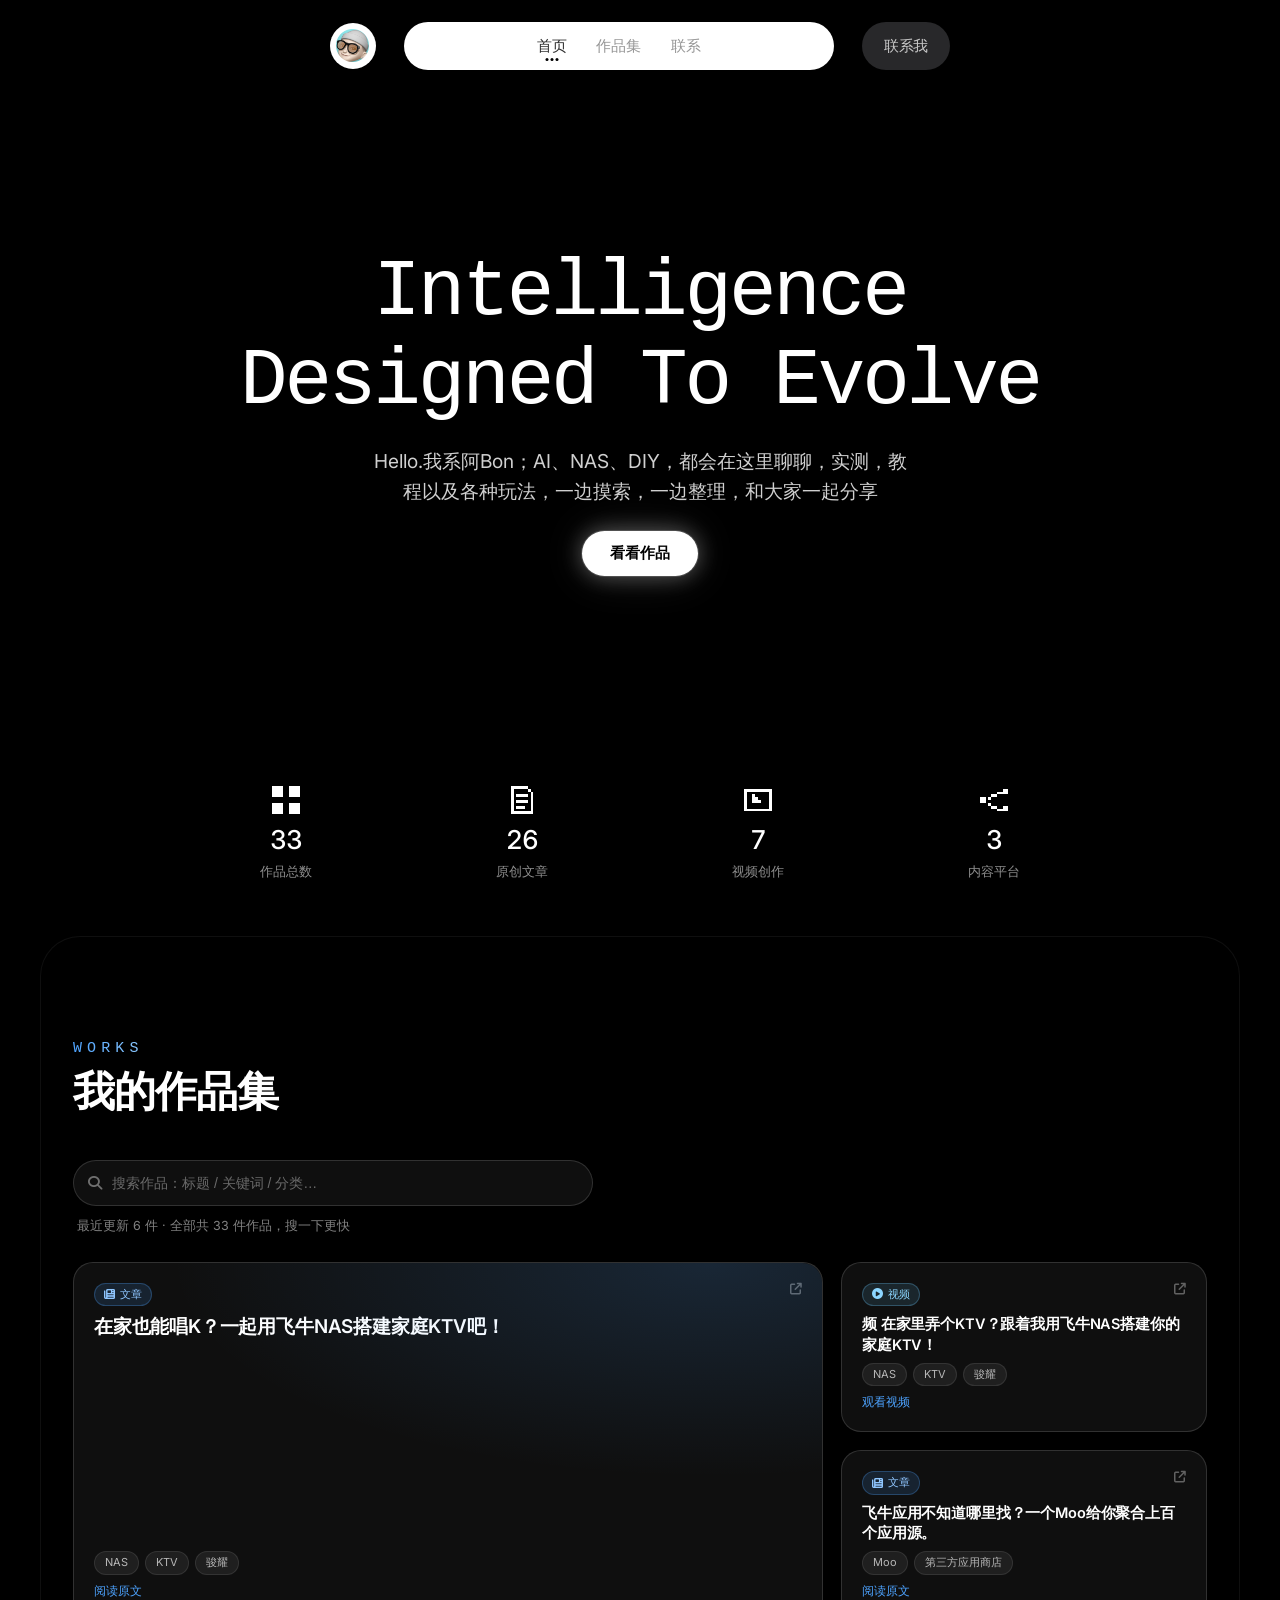
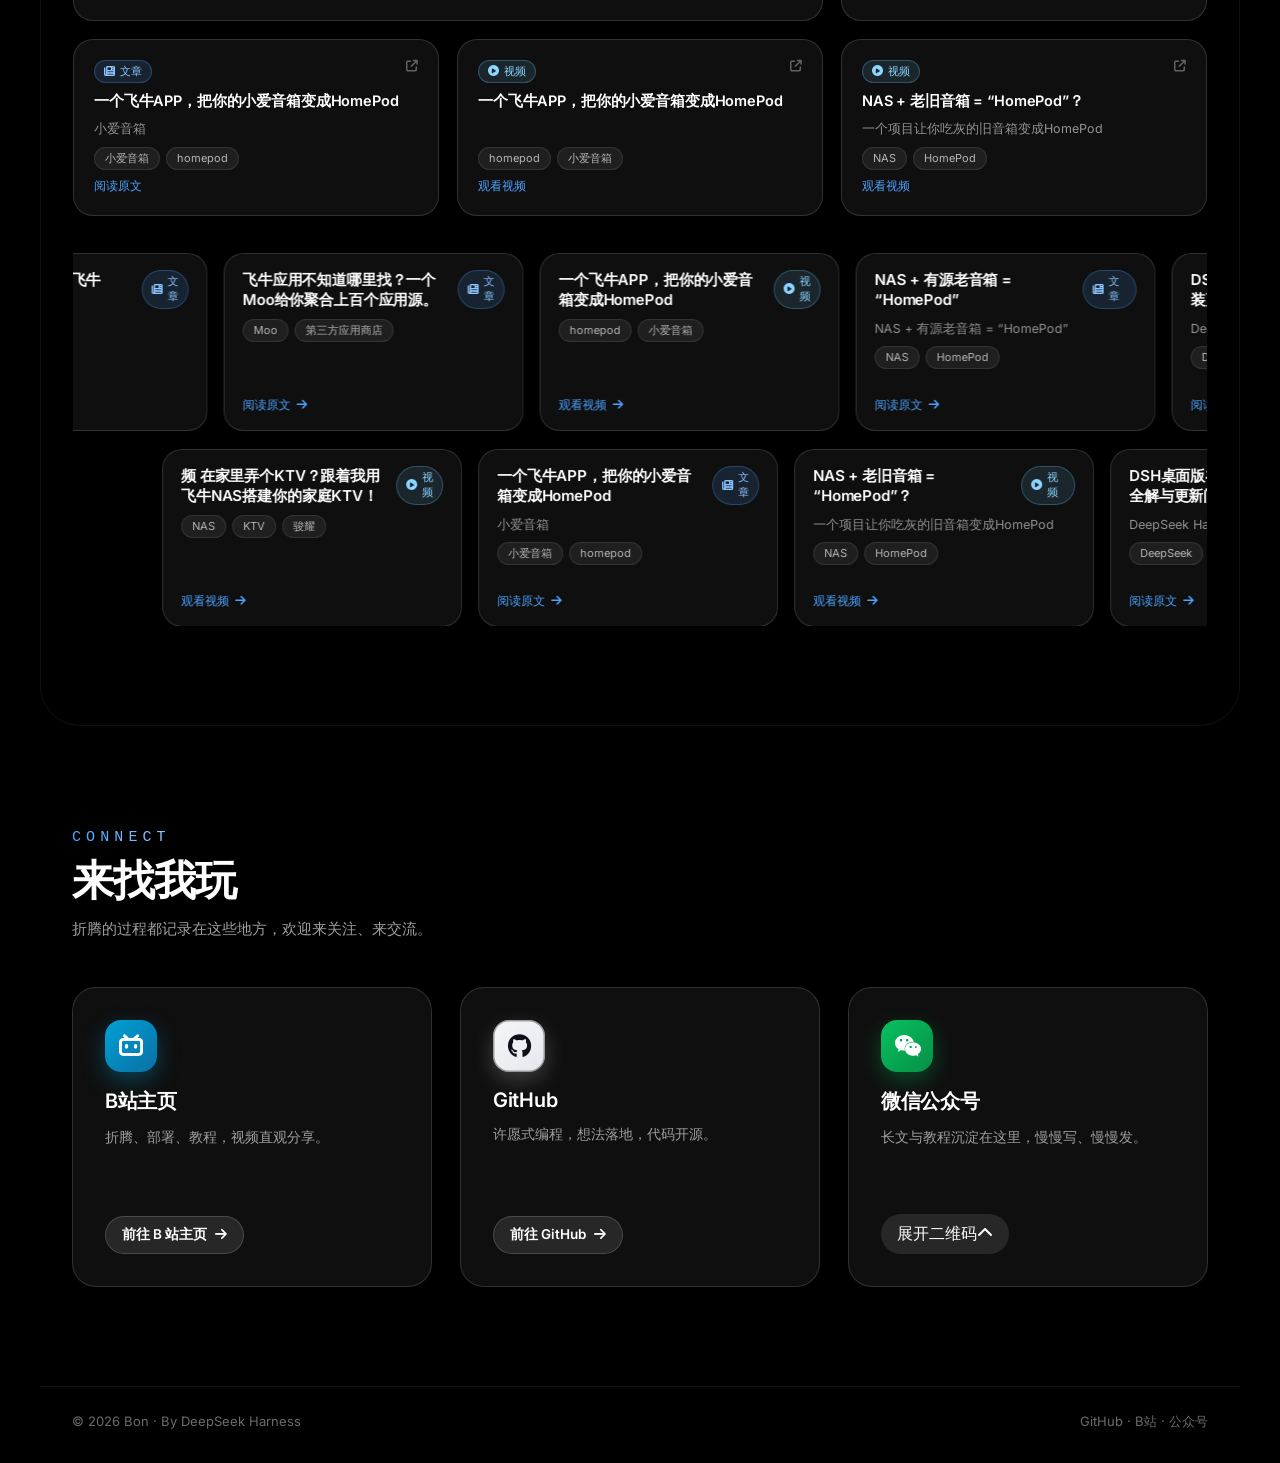
<file: index.html>
<!DOCTYPE html>
<html lang="zh-CN">
<head>
  <meta charset="UTF-8" />
  <meta name="viewport" content="width=device-width, initial-scale=1.0" />
  <title>阿Bon识少少</title>
  <link rel="icon" type="image/svg+xml" href="assets/favicon.svg" />
  <meta name="description" content="阿Bon 的个人主页 —— AI、NAS、DIY 实测、教程与玩法。作品集、B站与公众号。" />
  <meta name="theme-color" content="#000000" />

  <!-- Inter (UI) -->
  <link rel="preconnect" href="https://fonts.googleapis.com" />
  <link rel="preconnect" href="https://fonts.gstatic.com" crossorigin />
  <link
    href="https://fonts.googleapis.com/css2?family=Inter:wght@400;500;600&display=swap"
    rel="stylesheet"
  />

  <!-- BubbledotICG-FinePos (retro dot-matrix display) -->
  <link
    href="https://db.onlinewebfonts.com/c/8cb707a9b8a73f8a7403336b861c3074?family=BubbledotICG-FinePos"
    rel="stylesheet"
  />

  <!-- Font Awesome 6.5.2 -->
  <link
    rel="stylesheet"
    href="https://cdnjs.cloudflare.com/ajax/libs/font-awesome/6.5.2/css/all.min.css"
    integrity="sha512-SnH5WK+bZxgPHs44uWIX+LLJAJ9/2PkPKZ5QiAj6Ta86w+fsb2TkcmfRyVX3pBnMFcV7oQPJkl9QevSCWr3W6A=="
    crossorigin="anonymous"
    referrerpolicy="no-referrer"
  />

  <link rel="stylesheet" href="styles.css?v=202610241910" />
</head>
<body>
  <!-- ============ fixed video background ============ -->
  <div class="bg" aria-hidden="true">
    <video
      class="bg-video"
      autoplay
      muted
      loop
      playsinline
      preload="auto"
    >
      <source
        src="https://d8j0ntlcm91z4.cloudfront.net/user_38xzZboKViGWJOttwIXH07lWA1P/hf_20260809_012548_ef22562c-c0ae-4816-ad9d-f8922af4e6a7.mp4"
        type="video/mp4"
      />
    </video>
    <div class="bg-scrim"></div>
  </div>

  <!-- ============ mobile menu ============ -->
  <div class="menu-overlay" id="menuOverlay" hidden></div>
  <div class="mobile-menu" id="mobileMenu" role="dialog" aria-modal="true" aria-label="站点菜单" hidden>
    <a class="mm-link is-active" href="#top" data-nav="top">首页<span class="mm-dots"></span></a>
    <a class="mm-link" href="#works" data-nav="works">作品集</a>
    <a class="mm-link" href="#connect" data-nav="connect">联系</a>
    <a class="mm-signin" href="#connect">联系我</a>
  </div>

  <!-- ============ first viewport ============ -->
  <main class="page" id="top">
    <header class="site-header anim" style="--d: 0s">
      <a class="logo-btn" href="#top" aria-label="Bon 首页">
        <img src="assets/logo.webp" alt="" width="52" height="52" />
      </a>

      <nav class="nav-pill" aria-label="主导航">
        <a class="nav-link is-active" href="#top" data-nav="top">首页</a>
        <a class="nav-link" href="#works" data-nav="works">作品集</a>
        <a class="nav-link" href="#connect" data-nav="connect">联系</a>
      </nav>

      <a class="sign-in-btn" href="#connect">联系我</a>

      <button
        class="burger"
        id="burger"
        type="button"
        aria-label="打开菜单"
        aria-expanded="false"
        aria-controls="mobileMenu"
      >
        <span class="bar"></span>
        <span class="bar"></span>
        <span class="bar"></span>
      </button>
    </header>

    <section class="hero">
      <h1 class="headline">
        <span class="line line-1">Intelligence</span>
        <span class="line line-2">Designed To Evolve</span>
      </h1>

      <p class="hero-sub anim" style="--d: 0.28s">
        Hello.我系阿Bon；AI、NAS、DIY，都会在这里聊聊，实测，教程以及各种玩法，一边摸索，一边整理，和大家一起分享
      </p>

      <a class="cta anim" href="#works" style="--d: 0.4s">看看作品</a>
    </section>

    <footer class="stats" aria-label="数据概览">
      <div class="stat anim" style="--d: 0.5s">
        <!-- 像素图标：四宫格 = 作品总数 -->
        <svg class="stat-px" viewBox="0 0 12 12" shape-rendering="crispEdges" aria-hidden="true">
          <rect x="1" y="1" width="4" height="4" />
          <rect x="7" y="1" width="4" height="4" />
          <rect x="1" y="7" width="4" height="4" />
          <rect x="7" y="7" width="4" height="4" />
        </svg>
        <span class="stat-value" data-count="0" data-stat="total">0</span>
        <span class="stat-label">作品总数</span>
      </div>
      <div class="stat anim" style="--d: 0.58s">
        <!-- 像素图标：折角文档 = 原创文章 -->
        <svg class="stat-px" viewBox="0 0 12 12" shape-rendering="crispEdges" aria-hidden="true">
          <rect x="2" y="1" width="6" height="1" />
          <rect x="8" y="2" width="1" height="1" />
          <rect x="9" y="3" width="1" height="7" />
          <rect x="2" y="10" width="8" height="1" />
          <rect x="2" y="1" width="1" height="10" />
          <rect x="4" y="4" width="4" height="1" />
          <rect x="4" y="6" width="4" height="1" />
          <rect x="4" y="8" width="3" height="1" />
        </svg>
        <span class="stat-value" data-count="0" data-stat="article">0</span>
        <span class="stat-label">原创文章</span>
      </div>
      <div class="stat anim" style="--d: 0.66s">
        <!-- 像素图标：取景框+播放三角 = 视频创作 -->
        <svg class="stat-px" viewBox="0 0 12 12" shape-rendering="crispEdges" aria-hidden="true">
          <rect x="1" y="2" width="10" height="1" />
          <rect x="1" y="9" width="10" height="1" />
          <rect x="1" y="2" width="1" height="8" />
          <rect x="10" y="2" width="1" height="8" />
          <rect x="4" y="4" width="1" height="3" />
          <rect x="5" y="5" width="1" height="2" />
          <rect x="6" y="6" width="1" height="1" />
        </svg>
        <span class="stat-value" data-count="0" data-stat="video">0</span>
        <span class="stat-label">视频创作</span>
      </div>
      <div class="stat anim" style="--d: 0.74s">
        <!-- 像素图标：三节点互联 = 内容平台 -->
        <svg class="stat-px" viewBox="0 0 12 12" shape-rendering="crispEdges" aria-hidden="true">
          <rect x="1" y="5" width="2" height="2" />
          <rect x="9" y="2" width="2" height="2" />
          <rect x="9" y="8" width="2" height="2" />
          <rect x="4" y="5" width="1" height="1" />
          <rect x="5" y="4" width="1" height="1" />
          <rect x="6" y="4" width="1" height="1" />
          <rect x="7" y="3" width="1" height="1" />
          <rect x="8" y="3" width="1" height="1" />
          <rect x="4" y="7" width="1" height="1" />
          <rect x="5" y="8" width="1" height="1" />
          <rect x="6" y="8" width="1" height="1" />
          <rect x="7" y="9" width="1" height="1" />
          <rect x="8" y="9" width="1" height="1" />
        </svg>
        <span class="stat-value" data-count="0" data-stat="platform">0</span>
        <span class="stat-label">内容平台</span>
      </div>
    </footer>
  </main>

  <!-- ============ works: 便当盒最近更新 + 站内搜索 ============ -->
  <section class="works" id="works">
    <header class="section-head r" id="about" style="--d: 0s">
      <span class="eyebrow">WORKS</span>
      <h2>我的作品集</h2>
    </header>

    <!-- 搜索框 -->
    <div class="search-wrap r" style="--d: 0.1s">
      <div class="search-box" id="searchBox">
        <i class="fa-solid fa-magnifying-glass"></i>
        <input
          id="worksSearch"
          type="text"
          placeholder="搜索作品：标题 / 关键词 / 分类…"
          aria-label="搜索作品"
          autocomplete="off"
          spellcheck="false"
        />
        <button id="searchClear" type="button" aria-label="清空搜索">
          <i class="fa-solid fa-circle-xmark"></i>
        </button>
      </div>
      <p class="search-meta" id="searchMeta"></p>
    </div>

    <!-- 便当盒：最近更新 6 张（搜索时替换为普通卡片结果网格） -->
    <div class="bento-wrap r" style="--d: 0.2s">
      <div class="bento-grid" id="bentoGrid"></div>

      <!-- 搜索结果：普通小卡片（非便当盒） -->
      <div class="search-results" id="searchResults" hidden></div>

      <!-- 空态（仅在搜索后无匹配时显示） -->
      <div class="bento-empty" id="bentoEmpty" hidden>
        <i class="fa-regular fa-face-frown-open"></i>
        <p>没有找到匹配的作品</p>
        <p class="be-sub">换个关键词试试，或者</p>
        <button id="emptyReset" type="button">清空搜索</button>
      </div>
    </div>

    <!-- 错位滚动带：全部作品的流动展示（由 main.js 渲染） -->
    <div class="cards-marquee r" id="cardsMarquee" style="--d: 0.3s">
      <div class="marquee-row" data-dir="-1"><div class="marquee-track"></div></div>
      <div class="marquee-row stagger" data-dir="1"><div class="marquee-track"></div></div>
    </div>
  </section>

  <!-- ============ connect: bilibili + github + wechat ============ -->
  <section class="connect" id="connect">
    <header class="section-head r" style="--d: 0s">
      <span class="eyebrow">CONNECT</span>
      <h2>来找我玩</h2>
      <p>折腾的过程都记录在这些地方，欢迎来关注、来交流。</p>
    </header>

    <div class="connect-grid">
      <a
        class="connect-card r bilibili"
        style="--d: 0.08s"
        href="https://space.bilibili.com/277640994"
        target="_blank"
        rel="noopener"
      >
        <span class="cc-icon"><i class="fa-brands fa-bilibili"></i></span>
        <h3>B站主页</h3>
        <p>折腾、部署、教程，视频直观分享。</p>
        <span class="cc-btn">前往 B 站主页<i class="fa-solid fa-arrow-right"></i></span>
      </a>

      <a
        class="connect-card r github"
        style="--d: 0.14s"
        href="https://github.com/aBon579"
        target="_blank"
        rel="noopener"
      >
        <span class="cc-icon"><i class="fa-brands fa-github"></i></span>
        <h3>GitHub</h3>
        <p>许愿式编程，想法落地，代码开源。</p>
        <span class="cc-btn">前往 GitHub<i class="fa-solid fa-arrow-right"></i></span>
      </a>

      <!-- 公众号：默认收起，点击展开二维码（毛玻璃装裱） -->
      <div class="connect-card r wechat" id="wechatCard" style="--d: 0.2s">
        <span class="cc-icon"><i class="fa-brands fa-weixin"></i></span>
        <h3>微信公众号</h3>
        <p>长文与教程沉淀在这里，慢慢写、慢慢发。</p>
        <div class="cc-qr" aria-hidden="true">
          <div class="qr-frame">
            <img src="assets/wechat-qr.jpg" alt="微信公众号二维码" loading="lazy" />
          </div>
          <p class="qr-hint"><span>微信扫码</span><span>关注公众号</span></p>
        </div>
        <button class="cc-btn cc-toggle" id="qrToggle" type="button" aria-expanded="false">
          <span class="ct-label-closed">展开二维码<i class="fa-solid fa-chevron-up"></i></span>
          <span class="ct-label-open">收起二维码<i class="fa-solid fa-chevron-down"></i></span>
        </button>
      </div>
    </div>
  </section>

  <footer class="site-footer">
    <span>© 2026 Bon · By DeepSeek Harness</span>
    <span class="sf-links">GitHub · B站 · 公众号</span>
  </footer>

  <script src="works-data.js?v=202610241910"></script>
  <script src="main.js?v=202610241910"></script>
</body>
</html>
</file>
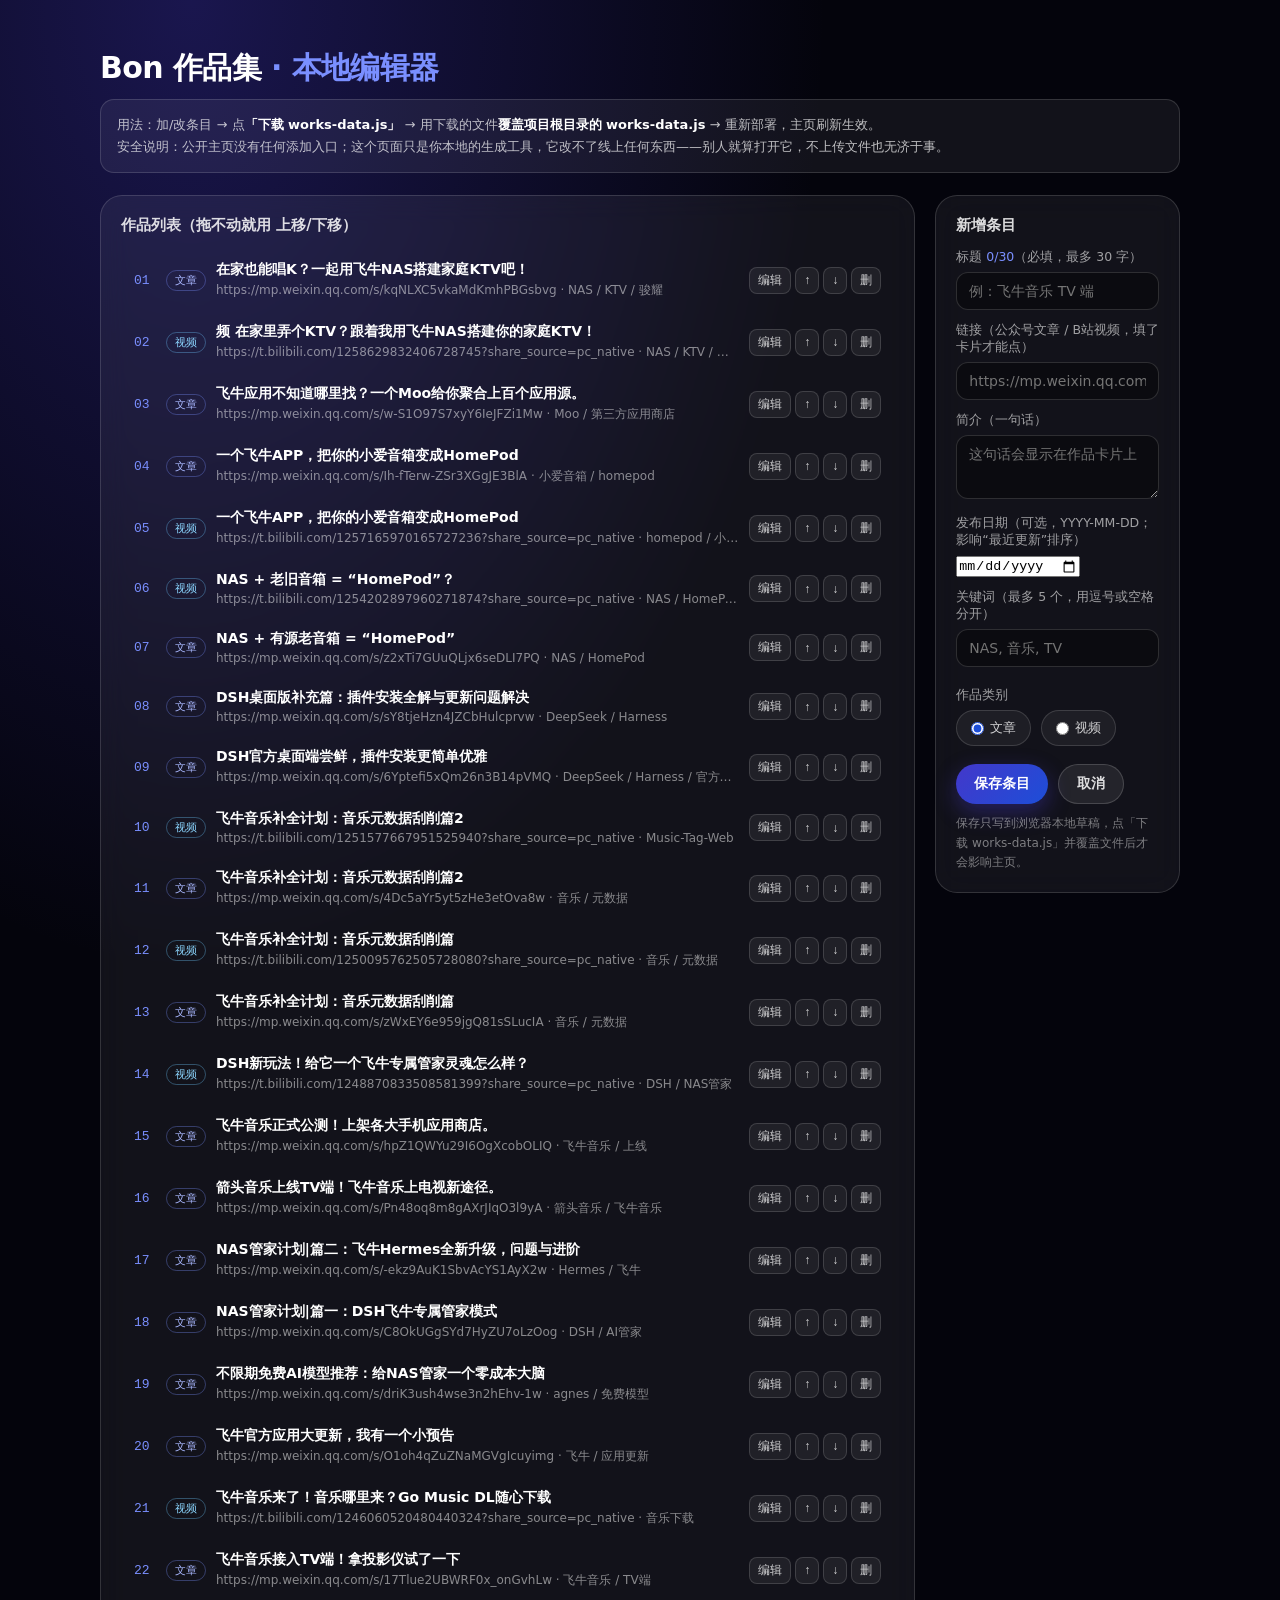
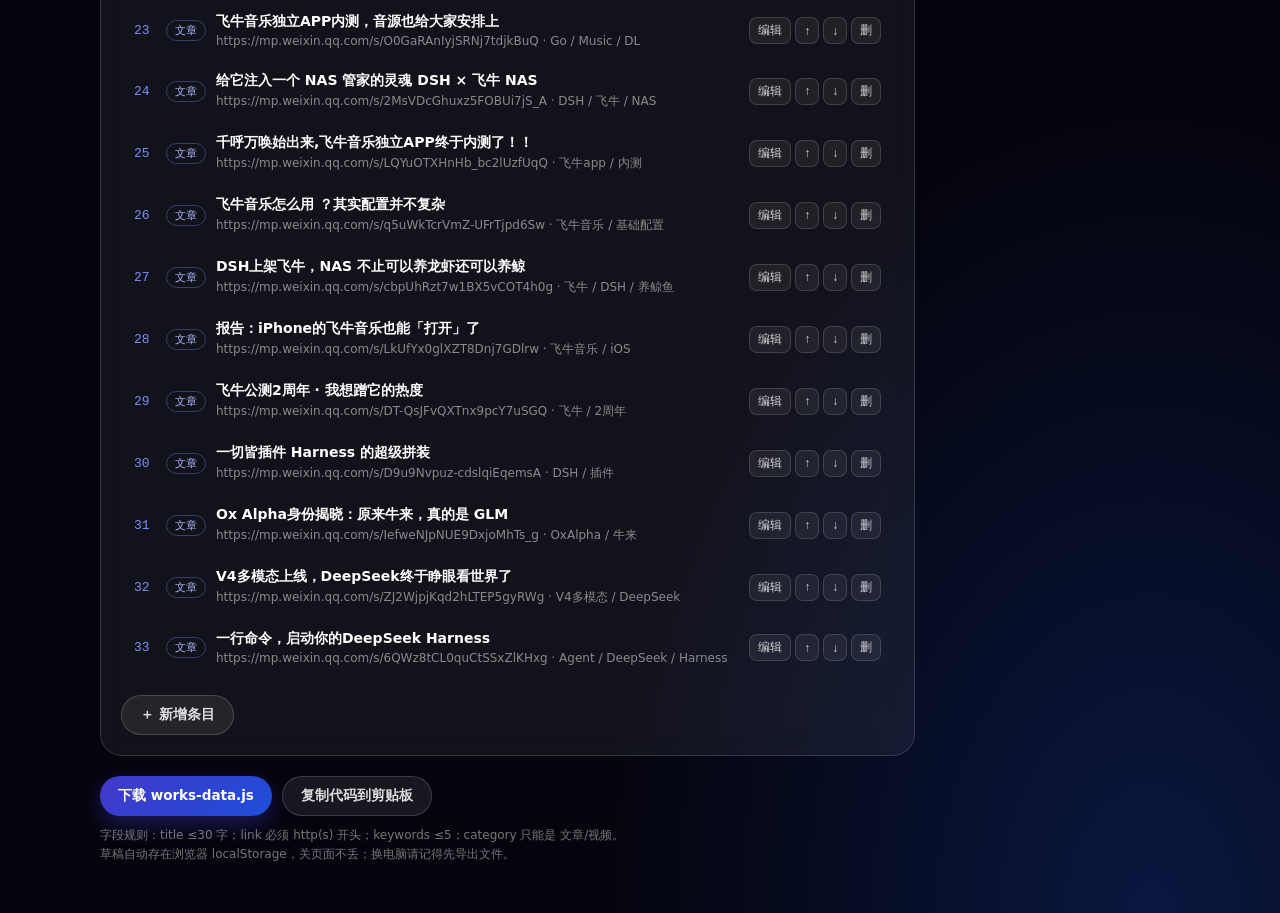
<file: admin.html>
<!DOCTYPE html>
<html lang="zh-CN">
<head>
<meta charset="UTF-8" />
<meta name="viewport" content="width=device-width, initial-scale=1.0" />
<title>Bon 作品集 · 本地编辑器</title>
<style>
  :root {
    --blue-1: #4338ca;
    --blue-2: #1d4ed8;
    --blue-soft: #7a8fff;
    --glass: rgba(255, 255, 255, 0.06);
    --glass-border: rgba(255, 255, 255, 0.14);
  }
  * { box-sizing: border-box; margin: 0; padding: 0; }
  body {
    min-height: 100vh;
    background:
      radial-gradient(90% 70% at 15% 0%, rgba(67, 56, 202, 0.35), transparent 55%),
      radial-gradient(80% 60% at 90% 100%, rgba(29, 78, 216, 0.25), transparent 55%),
      #04040c;
    color: #fff;
    font-family: "Inter", "Segoe UI", "Microsoft YaHei", system-ui, sans-serif;
    padding: clamp(20px, 4vw, 48px);
    -webkit-font-smoothing: antialiased;
  }
  .wrap { max-width: 1080px; margin: 0 auto; }
  h1 { font-size: clamp(22px, 3vw, 30px); letter-spacing: -0.02em; }
  h1 span { color: var(--blue-soft); }
  .note {
    margin-top: 10px;
    padding: 14px 16px;
    border-radius: 14px;
    background: var(--glass);
    border: 1px solid var(--glass-border);
    color: rgba(255, 255, 255, 0.72);
    font-size: 13px;
    line-height: 1.7;
  }
  .note b { color: #fff; }
  .draft-bar {
    margin-top: 12px;
    display: none;
    align-items: center;
    gap: 12px;
    flex-wrap: wrap;
    padding: 12px 16px;
    border-radius: 14px;
    background: rgba(67, 56, 202, 0.25);
    border: 1px solid rgba(122, 143, 255, 0.4);
    font-size: 13px;
  }
  .draft-bar.show { display: flex; }
  .grid {
    margin-top: 22px;
    display: grid;
    grid-template-columns: 1.1fr 1fr;
    gap: 20px;
    align-items: start;
  }
  @media (max-width: 860px) { .grid { grid-template-columns: 1fr; } }
  .panel {
    background: var(--glass);
    border: 1px solid var(--glass-border);
    border-radius: 22px;
    padding: 20px;
    backdrop-filter: blur(14px);
    -webkit-backdrop-filter: blur(14px);
  }
  .panel h2 { font-size: 15px; font-weight: 600; margin-bottom: 14px; color: rgba(255,255,255,0.85); }
  .item {
    display: flex;
    align-items: center;
    gap: 10px;
    padding: 11px 12px;
    border-radius: 14px;
    border: 1px solid transparent;
    transition: background 0.2s ease;
  }
  .item:hover { background: rgba(255, 255, 255, 0.05); }
  .item.editing { background: rgba(67, 56, 202, 0.22); border-color: rgba(122, 143, 255, 0.4); }
  .item .num { font-family: Consolas, monospace; color: var(--blue-soft); font-size: 13px; width: 22px; flex: 0 0 auto; }
  .item .meta { flex: 1 1 auto; min-width: 0; }
  .item .meta .t { font-size: 14px; font-weight: 600; white-space: nowrap; overflow: hidden; text-overflow: ellipsis; }
  .item .meta .s { font-size: 12px; color: rgba(255,255,255,0.5); margin-top: 3px; white-space: nowrap; overflow: hidden; text-overflow: ellipsis; }
  .badge {
    flex: 0 0 auto;
    font-size: 11px;
    padding: 2px 8px;
    border-radius: 999px;
    border: 1px solid rgba(122, 143, 255, 0.35);
    color: #a9b8ff;
  }
  .badge.video { border-color: rgba(110, 200, 255, 0.35); color: #8cd6ff; }
  .badge.nolink { border-color: rgba(255, 255, 255, 0.2); color: rgba(255,255,255,0.45); }
  .ops { flex: 0 0 auto; display: flex; gap: 4px; }
  .ops button {
    border: 1px solid rgba(255,255,255,0.14);
    background: rgba(255,255,255,0.06);
    color: rgba(255,255,255,0.8);
    border-radius: 8px;
    font-size: 12px;
    padding: 4px 8px;
    cursor: pointer;
    transition: background 0.2s ease;
  }
  .ops button:hover { background: rgba(255,255,255,0.14); }
  .ops button.del:hover { background: rgba(220, 60, 60, 0.35); }
  .empty { color: rgba(255,255,255,0.45); font-size: 13px; padding: 10px 4px; }
  label { display: block; font-size: 12.5px; color: rgba(255,255,255,0.6); margin: 12px 0 6px; }
  label .cnt { color: var(--blue-soft); }
  input[type="text"], input[type="url"], textarea {
    width: 100%;
    background: rgba(0, 0, 0, 0.35);
    border: 1px solid rgba(255, 255, 255, 0.14);
    border-radius: 12px;
    color: #fff;
    font: inherit;
    font-size: 14px;
    padding: 10px 12px;
    outline: none;
    transition: border-color 0.2s ease;
  }
  input:focus, textarea:focus { border-color: rgba(122, 143, 255, 0.65); }
  textarea { resize: vertical; min-height: 64px; }
  .radios { display: flex; gap: 10px; }
  .radios label {
    margin: 0;
    display: inline-flex;
    align-items: center;
    gap: 6px;
    padding: 8px 14px;
    border-radius: 999px;
    border: 1px solid rgba(255, 255, 255, 0.14);
    background: rgba(255, 255, 255, 0.05);
    cursor: pointer;
    color: rgba(255,255,255,0.8);
    font-size: 13px;
  }
  .radios input { accent-color: var(--blue-2); }
  .chips { margin-top: 8px; display: flex; flex-wrap: wrap; gap: 6px; }
  .chip {
    font-size: 12px;
    padding: 3px 10px;
    border-radius: 999px;
    background: rgba(122, 143, 255, 0.16);
    border: 1px solid rgba(122, 143, 255, 0.3);
    color: #c3cdff;
  }
  .btns { margin-top: 18px; display: flex; flex-wrap: wrap; gap: 10px; }
  button.btn {
    border: 0;
    border-radius: 999px;
    font: inherit;
    font-size: 13.5px;
    font-weight: 600;
    padding: 10px 18px;
    cursor: pointer;
    transition: transform 0.2s ease, box-shadow 0.2s ease, background 0.2s ease;
  }
  button.btn:hover { transform: translateY(-1px); }
  .btn.primary { background: linear-gradient(135deg, var(--blue-1), var(--blue-2)); color: #fff; box-shadow: 0 8px 22px rgba(67, 56, 202, 0.4); }
  .btn.ghost { background: rgba(255,255,255,0.08); color: rgba(255,255,255,0.85); border: 1px solid rgba(255,255,255,0.16); }
  .hint { margin-top: 10px; font-size: 12px; color: rgba(255,255,255,0.45); line-height: 1.6; }
  .toast {
    position: fixed;
    left: 50%;
    bottom: 30px;
    transform: translateX(-50%) translateY(20px);
    background: rgba(10, 12, 28, 0.92);
    border: 1px solid rgba(122, 143, 255, 0.45);
    color: #fff;
    font-size: 13px;
    padding: 10px 18px;
    border-radius: 999px;
    opacity: 0;
    pointer-events: none;
    transition: opacity 0.25s ease, transform 0.25s ease;
    z-index: 50;
  }
  .toast.show { opacity: 1; transform: translateX(-50%) translateY(0); }
</style>
</head>
<body>
<div class="wrap">
  <h1>Bon 作品集 <span>· 本地编辑器</span></h1>
  <div class="note">
    用法：加/改条目 → 点<b>「下载 works-data.js」</b> → 用下载的文件<b>覆盖项目根目录的 works-data.js</b> → 重新部署，主页刷新生效。<br />
    安全说明：公开主页没有任何添加入口；这个页面只是你本地的生成工具，它改不了线上任何东西——别人就算打开它，不上传文件也无济于事。
  </div>
  <div class="draft-bar" id="draftBar">
    <span>检测到未导出的本地草稿，已为你恢复。</span>
    <button class="btn ghost" id="dropDraft" style="padding:6px 12px;font-size:12.5px;">丢弃草稿，重新载入数据文件</button>
  </div>

  <div class="grid">
    <div class="panel">
      <h2>作品列表（拖不动就用 上移/下移）</h2>
      <div id="list"></div>
      <div class="btns">
        <button class="btn ghost" id="btnNew">＋ 新增条目</button>
      </div>
    </div>

    <div class="panel">
      <h2 id="formTitle">新增条目</h2>
      <label>标题 <span class="cnt" id="titleCnt">0/30</span>（必填，最多 30 字）</label>
      <input type="text" id="fTitle" maxlength="30" placeholder="例：飞牛音乐 TV 端" />
      <label>链接（公众号文章 / B站视频，填了卡片才能点）</label>
      <input type="url" id="fLink" placeholder="https://mp.weixin.qq.com/s/... 或 https://space.bilibili.com/video/..." />
      <label>简介（一句话）</label>
      <textarea id="fDesc" maxlength="60" placeholder="这句话会显示在作品卡片上"></textarea>
      <label>发布日期（可选，YYYY-MM-DD；影响“最近更新”排序）</label>
      <input type="date" id="fDate" />
      <label>关键词（最多 5 个，用逗号或空格分开）</label>
      <input type="text" id="fKeywords" placeholder="NAS, 音乐, TV" />
      <div class="chips" id="kwChips"></div>
      <label>作品类别</label>
      <div class="radios">
        <label><input type="radio" name="cat" value="文章" checked /> 文章</label>
        <label><input type="radio" name="cat" value="视频" /> 视频</label>
      </div>
      <div class="btns">
        <button class="btn primary" id="btnSave">保存条目</button>
        <button class="btn ghost" id="btnCancel">取消</button>
      </div>
      <div class="hint">保存只写到浏览器本地草稿，点「下载 works-data.js」并覆盖文件后才会影响主页。</div>
    </div>
  </div>

  <div class="btns" style="margin-top:20px;">
    <button class="btn primary" id="btnDownload">下载 works-data.js</button>
    <button class="btn ghost" id="btnCopy">复制代码到剪贴板</button>
  </div>
  <div class="hint">
    字段规则：title ≤30 字；link 必须 http(s) 开头；keywords ≤5；category 只能是 文章/视频。<br />
    草稿自动存在浏览器 localStorage，关页面不丢；换电脑请记得先导出文件。
  </div>
</div>
<div class="toast" id="toast"></div>

<script src="works-data.js"></script>
<script>
(function () {
  "use strict";
  var DRAFT_KEY = "bon-works-draft-v1";
  var CATS = ["文章", "视频"];
  var $ = function (s) { return document.querySelector(s); };
  var state = [];
  var editing = -1; // -1 = 新增

  function clone(v) { return JSON.parse(JSON.stringify(v)); }

  function toast(msg) {
    var t = $("#toast");
    t.textContent = msg;
    t.classList.add("show");
    clearTimeout(t._timer);
    t._timer = setTimeout(function () { t.classList.remove("show"); }, 2200);
  }

  function saveDraft() {
    try { localStorage.setItem(DRAFT_KEY, JSON.stringify(state)); } catch (e) {}
  }

  function keywordsOf(text) {
    return text.split(/[,，、\s]+/).map(function (k) { return k.trim(); }).filter(Boolean).slice(0, 5);
  }

  function renderChips() {
    var kws = keywordsOf($("#fKeywords").value);
    var box = $("#kwChips");
    box.innerHTML = "";
    kws.forEach(function (k) {
      var s = document.createElement("span");
      s.className = "chip";
      s.textContent = k;
      box.appendChild(s);
    });
  }

  function renderList() {
    var box = $("#list");
    box.innerHTML = "";
    if (!state.length) {
      var d = document.createElement("div");
      d.className = "empty";
      d.textContent = "还没有作品，点「新增条目」加第一条。";
      box.appendChild(d);
      return;
    }
    state.forEach(function (w, i) {
      var row = document.createElement("div");
      row.className = "item" + (i === editing ? " editing" : "");

      var num = document.createElement("span");
      num.className = "num";
      num.textContent = String(i + 1).padStart(2, "0");

      var badge = document.createElement("span");
      badge.className = "badge" + (w.category === "视频" ? " video" : "");
      badge.textContent = w.category;

      var meta = document.createElement("div");
      meta.className = "meta";
      var t = document.createElement("div");
      t.className = "t";
      t.textContent = w.title;
      var s = document.createElement("div");
      s.className = "s";
      s.textContent = (w.link ? w.link : "未填链接") + (w.keywords.length ? "  ·  " + w.keywords.join(" / ") : "");
      meta.appendChild(t);
      meta.appendChild(s);

      var ops = document.createElement("div");
      ops.className = "ops";
      function mkBtn(txt, cls, fn) {
        var b = document.createElement("button");
        b.textContent = txt;
        if (cls) b.className = cls;
        b.addEventListener("click", fn);
        return b;
      }
      ops.appendChild(mkBtn("编辑", "", function () { startEdit(i); }));
      ops.appendChild(mkBtn("↑", "", function () { move(i, -1); }));
      ops.appendChild(mkBtn("↓", "", function () { move(i, 1); }));
      ops.appendChild(mkBtn("删", "del", function () { removeAt(i); }));

      row.appendChild(num);
      row.appendChild(badge);
      row.appendChild(meta);
      row.appendChild(ops);
      box.appendChild(row);
    });
  }

  function startEdit(i) {
    editing = i;
    var w = state[i];
    $("#formTitle").textContent = "编辑：" + w.title;
    $("#fTitle").value = w.title;
    $("#fLink").value = w.link;
    $("#fDesc").value = w.desc;
    $("#fDate").value = w.date || "";
    $("#fKeywords").value = w.keywords.join(", ");
    document.querySelector('input[name="cat"][value="' + w.category + '"]').checked = true;
    updateCnt();
    renderChips();
    renderList();
  }

  function resetForm() {
    editing = -1;
    $("#formTitle").textContent = "新增条目";
    $("#fTitle").value = "";
    $("#fLink").value = "";
    $("#fDesc").value = "";
    $("#fDate").value = "";
    $("#fKeywords").value = "";
    document.querySelector('input[name="cat"][value="文章"]').checked = true;
    updateCnt();
    renderChips();
    renderList();
  }

  function move(i, dir) {
    var j = i + dir;
    if (j < 0 || j >= state.length) return;
    var tmp = state[i];
    state[i] = state[j];
    state[j] = tmp;
    if (editing === i) editing = j;
    else if (editing === j) editing = i;
    saveDraft();
    renderList();
  }

  function removeAt(i) {
    if (!confirm("删除「" + state[i].title + "」？")) return;
    state.splice(i, 1);
    if (editing === i) resetForm();
    else {
      if (editing > i) editing--;
      saveDraft();
      renderList();
    }
    saveDraft();
  }

  function updateCnt() {
    var len = $("#fTitle").value.trim().length;
    var el = $("#titleCnt");
    el.textContent = len + "/30";
    el.style.color = len > 30 ? "#ff7b7b" : "";
  }

  $("#fTitle").addEventListener("input", updateCnt);
  $("#fKeywords").addEventListener("input", renderChips);

  $("#btnNew").addEventListener("click", function () {
    resetForm();
    $("#fTitle").focus();
  });

  $("#btnCancel").addEventListener("click", resetForm);

  $("#btnSave").addEventListener("click", function () {
    var title = $("#fTitle").value.trim();
    var link = $("#fLink").value.trim();
    var desc = $("#fDesc").value.trim();
    var date = $("#fDate").value.trim(); // type=date 自带 YYYY-MM-DD 格式校验
    var kws = keywordsOf($("#fKeywords").value);
    var cat = document.querySelector('input[name="cat"]:checked').value;

    if (!title) { toast("标题必填"); $("#fTitle").focus(); return; }
    if (title.length > 30) { toast("标题最多 30 字"); return; }
    if (link && !/^https?:\/\/.+/i.test(link)) { toast("链接要以 http(s):// 开头"); $("#fLink").focus(); return; }
    if (CATS.indexOf(cat) < 0) { toast("类别只能是 文章 或 视频"); return; }

    var entry = { title: title, link: link, desc: desc, date: date, keywords: kws, category: cat };
    if (editing >= 0) state[editing] = entry;
    else state.push(entry);
    saveDraft();
    resetForm();
    toast(editing >= 0 ? "已更新（记得下载文件）" : "已添加（记得下载文件）");
  });

  function buildFile() {
    var header = [
      "/* ============================================================",
      " * works-data.js —— 作品集数据（由 admin.html 导出或手改）",
      " * title≤30字 | link 链接 | desc 简介 | keywords ≤5 | category: 文章/视频",
      " * ============================================================ */",
      "window.WORKS = " + JSON.stringify(state, null, 2) + ";",
      ""
    ].join("\n");
    return header;
  }

  $("#btnDownload").addEventListener("click", function () {
    var blob = new Blob([buildFile()], { type: "text/javascript;charset=utf-8" });
    var a = document.createElement("a");
    a.href = URL.createObjectURL(blob);
    a.download = "works-data.js";
    document.body.appendChild(a);
    a.click();
    document.body.removeChild(a);
    setTimeout(function () { URL.revokeObjectURL(a.href); }, 1000);
    toast("已下载，去覆盖项目里的 works-data.js");
  });

  $("#btnCopy").addEventListener("click", function () {
    var text = buildFile();
    function fallback() {
      var ta = document.createElement("textarea");
      ta.value = text;
      document.body.appendChild(ta);
      ta.select();
      try { document.execCommand("copy"); toast("已复制"); }
      catch (e) { toast("复制失败，请手动下载文件"); }
      document.body.removeChild(ta);
    }
    if (navigator.clipboard && navigator.clipboard.writeText) {
      navigator.clipboard.writeText(text).then(function () { toast("已复制"); }, fallback);
    } else fallback();
  });

  $("#dropDraft").addEventListener("click", function () {
    try { localStorage.removeItem(DRAFT_KEY); } catch (e) {}
    location.reload();
  });

  // 初始化：优先恢复草稿
  var initial = Array.isArray(window.WORKS) ? clone(window.WORKS) : [];
  var draft = null;
  try { draft = JSON.parse(localStorage.getItem(DRAFT_KEY) || "null"); } catch (e) {}
  if (Array.isArray(draft) && JSON.stringify(draft) !== JSON.stringify(initial)) {
    state = draft;
    $("#draftBar").classList.add("show");
  } else {
    state = initial;
  }
  resetForm();
})();
</script>
</body>
</html>
</file>
<file: styles.css>
/* ============================================================
   Bon 个人主页 — styles.css
   黑底视频背景 + 点阵字 + 白色胶囊导航 + 球形星图作品集
   ============================================================ */

/* ---- variables ---- */
:root {
  --bg: #000000;
  --text: #ffffff;
  --muted: #8e8e8e;
  --nav-text: #2e2e2e;
  --pill-dark: #28282a;
  --sign-in-text: #c8c8c8;
  --nav-shadow: 0 4px 14px rgba(0, 0, 0, 0.16);
  --trust-bg: #28282a;
  --trust-border: rgba(255, 255, 255, 0.4);
  --trust-text: #c4c2c3;
  --font-sans: "Inter", "Segoe UI", system-ui, sans-serif;
  --font-display: "BubbledotICG-FinePos", "Geist Pixel Circle", monospace;

  --blue-1: #1d4ed8;
  --blue-2: #1d4ed8;
  --blue-3: #0b2a7a;
  --blue-soft: #4da3ff;
  --glass-bg: rgba(255, 255, 255, 0.06);
  --glass-border: rgba(255, 255, 255, 0.14);
}

/* ---- reset ---- */
*,
*::before,
*::after {
  box-sizing: border-box;
  margin: 0;
  padding: 0;
}

html {
  scroll-behavior: smooth;
}

body {
  background: var(--bg);
  color: var(--text);
  font-family: var(--font-sans);
  height: 100vh;
  height: 100dvh;
  overflow-x: hidden;
  -webkit-font-smoothing: antialiased;
  -moz-osx-font-smoothing: grayscale;
  text-rendering: optimizeLegibility;
}

body.menu-open {
  overflow: hidden;
}

img {
  display: block;
  max-width: 100%;
}

a {
  color: inherit;
  text-decoration: none;
}

ul {
  list-style: none;
}

/* ---- 隐藏滚动条（滚动手感保留：滚轮/触摸/键盘都照常） ---- */
html {
  scrollbar-width: none;
}

::-webkit-scrollbar {
  display: none;
}

/* ============================================================
   fixed video background
   ============================================================ */
.bg {
  position: fixed;
  inset: 0;
  background: var(--bg);
  overflow: hidden;
  z-index: 0;
}

.bg-video {
  position: absolute;
  inset: 0;
  width: 100%;
  height: 100%;
  object-fit: cover;
  pointer-events: none;
  z-index: 0;
}

.bg-scrim {
  position: absolute;
  inset: 0;
  background: rgba(0, 0, 0, 0.28);
  z-index: 1;
}

/* ============================================================
   shared entrance animations
   ============================================================ */
@keyframes reveal {
  from {
    opacity: 0;
    transform: translateY(22px) scale(0.98);
    filter: blur(6px);
  }
  to {
    opacity: 1;
    transform: translateY(0) scale(1);
    filter: blur(0);
  }
}

@keyframes revealPulse {
  0% {
    opacity: 0;
    transform: translateY(22px) scale(0.98);
    filter: blur(6px);
  }
  60% {
    opacity: 1;
    transform: translateY(0) scale(1.025);
    filter: blur(0);
  }
  100% {
    opacity: 1;
    transform: translateY(0) scale(1);
    filter: blur(0);
  }
}

@keyframes slideDown {
  from {
    opacity: 0;
    transform: translateY(-18px);
  }
  to {
    opacity: 1;
    transform: translateY(0);
  }
}

@keyframes headlineFade {
  from {
    opacity: 0;
    transform: translateY(14px);
  }
  to {
    opacity: 1;
    transform: translateY(0);
  }
}

.anim {
  animation: reveal 0.85s cubic-bezier(0.22, 1, 0.36, 1) both;
  animation-delay: var(--d, 0s);
}

.site-header.anim {
  animation: slideDown 0.7s cubic-bezier(0.22, 1, 0.36, 1) both;
  animation-delay: var(--d, 0s);
}

.cta.anim {
  animation: revealPulse 0.85s cubic-bezier(0.22, 1, 0.36, 1) both;
  animation-delay: var(--d, 0s);
}

.r {
  opacity: 0;
}

.r.in {
  animation: reveal 0.85s cubic-bezier(0.22, 1, 0.36, 1) both;
  animation-delay: var(--d, 0s);
}

/* ============================================================
   first viewport (.page)
   ============================================================ */
.page {
  position: relative;
  z-index: 1;
  display: flex;
  flex-direction: column;
  height: 100vh;
  height: 100dvh;
  overflow: hidden;
  padding: clamp(16px, 2.4vh, 28px) clamp(14px, 3vw, 32px);
}

/* ---- header ---- */
.site-header {
  flex: 0 0 auto;
  width: 100%;
  max-width: 720px;
  margin-inline: auto;
  display: flex;
  align-items: center;
  justify-content: center;
  gap: clamp(18px, 2.8vw, 28px);
  position: relative;
  z-index: 1;
}

.logo-btn {
  flex: 0 0 auto;
  width: clamp(40px, 4.4vw, 46px);
  height: clamp(40px, 4.4vw, 46px);
  border-radius: 50%;
  background: #fff;
  box-shadow: var(--nav-shadow);
  display: grid;
  place-items: center;
  transition: transform 0.25s cubic-bezier(0.22, 1, 0.36, 1);
}

.logo-btn:hover {
  transform: scale(1.04);
}

.logo-btn img {
  width: 72%;
  height: 72%;
  object-fit: contain;
}

.nav-pill {
  flex: 1 1 auto;
  max-width: 430px;
  height: clamp(44px, 5.2vw, 48px);
  background: #fff;
  border-radius: 999px;
  box-shadow: var(--nav-shadow);
  padding: 4px 8px;
  display: flex;
  align-items: center;
  justify-content: center;
  gap: 2px;
}

.nav-link {
  position: relative;
  font-family: var(--font-sans);
  font-weight: 500;
  font-size: clamp(13px, 1.4vw, 15px);
  letter-spacing: -0.01em;
  color: var(--nav-text);
  opacity: 0.5;
  padding: 0 14px;
  line-height: 1;
  display: inline-flex;
  align-items: center;
  justify-content: center;
  height: 100%;
  transition: opacity 0.25s ease;
}

.nav-link:hover {
  opacity: 0.75;
}

.nav-link.is-active {
  opacity: 1;
}

.nav-link.is-active::after {
  content: "";
  position: absolute;
  left: 50%;
  transform: translateX(-50%);
  bottom: 5px;
  width: 3px;
  height: 3px;
  border-radius: 50%;
  background: #000;
  box-shadow: -5px 0 0 #000, 5px 0 0 #000;
}

.sign-in-btn {
  flex: 0 0 auto;
  height: clamp(44px, 5.2vw, 48px);
  padding: 0 22px;
  border-radius: 999px;
  background: var(--pill-dark);
  color: var(--sign-in-text);
  font-weight: 500;
  font-size: clamp(13px, 1.4vw, 15px);
  letter-spacing: -0.01em;
  box-shadow: var(--nav-shadow);
  display: inline-flex;
  align-items: center;
  justify-content: center;
  transition: background 0.25s ease, color 0.25s ease, transform 0.25s ease;
}

.sign-in-btn:hover {
  background: #323234;
  color: #fff;
  transform: translateY(-1px);
}

/* ---- hero ---- */
.hero {
  flex: 1 1 auto;
  display: flex;
  flex-direction: column;
  align-items: center;
  justify-content: center;
  text-align: center;
  max-width: 900px;
  width: 100%;
  margin-inline: auto;
  min-height: 0;
}

.headline {
  font-family: var(--font-display);
  font-weight: 400;
  color: #fff;
  font-size: clamp(28px, 6.2vw, 80px);
  letter-spacing: -0.04em;
  line-height: 1.12;
  text-align: center;
}

.headline .line {
  display: block;
  white-space: nowrap;
  overflow: hidden;
  animation: headlineFade 0.85s cubic-bezier(0.22, 1, 0.36, 1) both;
}

.headline .line-1 { animation-delay: 0.12s; }
.headline .line-2 { animation-delay: 0.3s; }

.hero-sub {
  margin-top: clamp(14px, 2.2vh, 22px);
  max-width: min(540px, 92%);
  font-size: clamp(calc(13.5px + 2pt), calc(1.55vw + 2pt), calc(16.5px + 2pt));
  color: #d0d0d0;
  opacity: 0.8;
  line-height: 1.55;
  font-weight: 400;
}

.cta {
  margin-top: clamp(18px, 2.8vh, 28px);
  display: inline-flex;
  align-items: center;
  justify-content: center;
  background: #fff;
  color: #000;
  font-weight: 600;
  font-size: clamp(13.5px, 1.5vw, 14.5px);
  padding: clamp(11px, 1.6vh, 13px) clamp(22px, 3vw, 28px);
  border-radius: 999px;
  box-shadow:
    0 0 0 1px rgba(255, 255, 255, 0.15),
    0 0 22px rgba(255, 255, 255, 0.32),
    0 0 44px rgba(255, 255, 255, 0.12);
  transition: transform 0.3s cubic-bezier(0.22, 1, 0.36, 1), box-shadow 0.3s ease;
}

.cta:hover {
  transform: translateY(-2px) scale(1.02);
  box-shadow:
    0 0 0 1px rgba(255, 255, 255, 0.25),
    0 0 34px rgba(255, 255, 255, 0.45),
    0 0 70px rgba(255, 255, 255, 0.18);
}

/* ---- stats footer（数值由 works-data.js 实时统计） ---- */
.stats {
  flex: 0 0 auto;
  width: 100%;
  max-width: 920px;
  margin: clamp(18px, 3vh, 30px) auto 0;
  display: grid;
  grid-template-columns: repeat(4, 1fr);
  gap: clamp(10px, 2vw, 24px);
  text-align: center;
}

.stat {
  display: flex;
  flex-direction: column;
  align-items: center;
  gap: 9px;
}

.stat-px {
  width: clamp(26px, 3vw, 34px);
  height: clamp(26px, 3vw, 34px);
  fill: #fff;
  display: block;
}

.stat-value {
  font-family: var(--font-sans);
  color: #fff;
  font-size: clamp(18px, 2.2vw, 26px);
  letter-spacing: -0.025em;
  font-variant-numeric: tabular-nums;
  font-weight: 500;
  line-height: 1.1;
}

.stat-label {
  color: var(--muted);
  font-size: clamp(11px, 1.2vw, 12.5px);
  line-height: 1.2;
}

/* ============================================================
   burger + mobile menu
   ============================================================ */
.burger {
  display: none;
  position: relative;
  width: 48px;
  height: 48px;
  border-radius: 50%;
  border: 0;
  background: var(--pill-dark);
  box-shadow: var(--nav-shadow);
  cursor: pointer;
  place-items: center;
  transition: background 0.3s ease;
}

.burger .bar {
  position: absolute;
  left: 50%;
  top: 50%;
  width: 18px;
  height: 1.5px;
  border-radius: 2px;
  background: #fff;
  transition: transform 0.32s cubic-bezier(0.22, 1, 0.36, 1), opacity 0.2s ease, background 0.3s ease;
}

.burger .bar:nth-child(1) { transform: translate(-50%, calc(-50% - 5px)); }
.burger .bar:nth-child(2) { transform: translate(-50%, -50%); }
.burger .bar:nth-child(3) { transform: translate(-50%, calc(-50% + 5px)); }

.burger[aria-expanded="true"] {
  background: #fff;
}

.burger[aria-expanded="true"] .bar {
  background: #000;
}

.burger[aria-expanded="true"] .bar:nth-child(1) {
  transform: translate(-50%, -50%) translateY(-6.5px) rotate(45deg);
}

.burger[aria-expanded="true"] .bar:nth-child(2) {
  opacity: 0;
}

.burger[aria-expanded="true"] .bar:nth-child(3) {
  transform: translate(-50%, -50%) translateY(6.5px) rotate(-45deg);
}

@keyframes overlayIn {
  from { opacity: 0; }
  to { opacity: 1; }
}

@keyframes menuIn {
  from {
    opacity: 0;
    transform: translateY(-14px) scale(0.97);
  }
  to {
    opacity: 1;
    transform: translateY(0) scale(1);
  }
}

@keyframes linkIn {
  from {
    opacity: 0;
    transform: translateY(10px);
  }
  to {
    opacity: 1;
    transform: translateY(0);
  }
}

.menu-overlay {
  position: fixed;
  inset: 0;
  background: rgba(0, 0, 0, 0.62);
  backdrop-filter: blur(6px);
  -webkit-backdrop-filter: blur(6px);
  z-index: 40;
  opacity: 0;
}

.menu-overlay.open {
  animation: overlayIn 0.28s ease forwards;
}

.mobile-menu {
  position: fixed;
  top: 88px;
  left: 50%;
  transform: translateX(-50%) translateY(-14px) scale(0.97);
  width: min(360px, calc(100vw - 28px));
  background: #fff;
  border-radius: 28px;
  padding: 22px 18px 20px;
  box-shadow: 0 20px 60px rgba(0, 0, 0, 0.45);
  z-index: 50;
  display: flex;
  flex-direction: column;
  gap: 4px;
  opacity: 0;
}

.mobile-menu.open {
  animation: menuIn 0.38s cubic-bezier(0.22, 1, 0.36, 1) forwards;
}

.mm-link {
  position: relative;
  font-weight: 500;
  font-size: 15px;
  color: var(--nav-text);
  opacity: 0.55;
  padding: 13px 14px;
  border-radius: 14px;
  transition: opacity 0.25s ease, background 0.25s ease;
}

.mobile-menu.open .mm-link {
  animation: linkIn 0.38s cubic-bezier(0.22, 1, 0.36, 1) both;
}

.mobile-menu.open .mm-link:nth-child(1) { animation-delay: 0.06s; }
.mobile-menu.open .mm-link:nth-child(2) { animation-delay: 0.12s; }
.mobile-menu.open .mm-link:nth-child(3) { animation-delay: 0.18s; }
.mobile-menu.open .mm-signin { animation-delay: 0.24s; }

.mm-link:hover {
  opacity: 0.8;
  background: rgba(0, 0, 0, 0.04);
}

.mm-link.is-active {
  opacity: 1;
}

.mm-dots {
  position: absolute;
  left: 50%;
  transform: translateX(-50%);
  bottom: 8px;
  width: 3px;
  height: 3px;
  border-radius: 50%;
  background: #000;
  box-shadow: -5px 0 0 #000, 5px 0 0 #000;
}

.mm-signin {
  margin-top: 10px;
  display: flex;
  align-items: center;
  justify-content: center;
  height: 46px;
  border-radius: 999px;
  background: var(--pill-dark);
  color: var(--sign-in-text);
  font-weight: 500;
  font-size: 14px;
  transition: background 0.25s ease, color 0.25s ease;
}

.mm-signin:hover {
  background: #323234;
  color: #fff;
}

/* ============================================================
   below-fold sections (frosted over the fixed video)
   ============================================================ */
.works,
.connect {
  position: relative;
  z-index: 1;
  max-width: 1200px;
  margin-inline: auto;
  padding: clamp(64px, 11vh, 130px) clamp(14px, 3vw, 32px);
}

.works {
  background: rgba(0, 0, 0, 0.6);
  backdrop-filter: blur(14px);
  -webkit-backdrop-filter: blur(14px);
  border-radius: 40px;
  margin-block: clamp(20px, 4vh, 40px);
  border: 1px solid rgba(255, 255, 255, 0.06);
}

.section-head {
  max-width: 640px;
  margin-bottom: clamp(28px, 5vh, 52px);
}

.eyebrow {
  font-family: var(--font-display);
  font-size: clamp(13px, 1.4vw, 15px);
  letter-spacing: 0.34em;
  background: linear-gradient(90deg, var(--blue-soft), #8ec9ff);
  -webkit-background-clip: text;
  background-clip: text;
  color: transparent;
}

.section-head h2 {
  margin-top: 10px;
  font-size: clamp(26px, 3.6vw, 42px);
  font-weight: 600;
  letter-spacing: -0.025em;
  line-height: 1.15;
  color: #fff;
}

.section-head p {
  margin-top: 12px;
  color: rgba(255, 255, 255, 0.62);
  font-size: clamp(13.5px, 1.35vw, 15px);
  line-height: 1.7;
}

/* ============================================================
   搜索框 + 计数行
   ============================================================ */
.search-wrap {
  margin-bottom: clamp(18px, 3vh, 28px);
}

.search-box {
  display: flex;
  align-items: center;
  gap: 10px;
  max-width: 520px;
  padding: 4px 14px;
  border-radius: 999px;
  background: var(--glass-bg);
  border: 1px solid var(--glass-border);
  backdrop-filter: blur(12px);
  -webkit-backdrop-filter: blur(12px);
  transition: border-color 0.25s ease, background 0.25s ease;
}

.search-box:focus-within,
.search-box.has-q {
  border-color: rgba(77, 163, 255, 0.55);
  background: rgba(255, 255, 255, 0.09);
}

.search-box > i {
  flex: 0 0 auto;
  font-size: 14px;
  color: rgba(255, 255, 255, 0.4);
}

.search-box input {
  flex: 1 1 auto;
  min-width: 0;
  background: transparent;
  border: 0;
  outline: none;
  color: #fff;
  font-size: 14px;
  padding: 10px 0;
}

.search-box input::placeholder {
  color: rgba(255, 255, 255, 0.38);
}

.search-box button {
  flex: 0 0 auto;
  display: none;
  align-items: center;
  justify-content: center;
  width: 34px;
  height: 34px;
  margin: 2px;
  border: 0;
  border-radius: 999px;
  background: transparent;
  color: rgba(255, 255, 255, 0.5);
  font-size: 17px;
  cursor: pointer;
  transition: background 0.2s ease, color 0.2s ease;
}

.search-box.has-q button {
  display: inline-flex;
}

.search-box button:hover {
  background: rgba(255, 255, 255, 0.14);
  color: #fff;
}

.search-meta {
  margin-top: 12px;
  font-size: 12.5px;
  color: rgba(255, 255, 255, 0.5);
  padding-left: 4px;
}

/* ============================================================
   便当盒：最近更新 6 张（1 大 + 5 小）
   ============================================================ */
.bento-wrap {
  position: relative;
}

.bento-grid {
  display: grid;
  grid-template-columns: repeat(3, 1fr);
  grid-auto-rows: minmax(150px, auto);
  gap: clamp(12px, 1.6vw, 18px);
}

.bento-card {
  position: relative;
  display: flex;
  flex-direction: column;
  gap: 8px;
  padding: clamp(14px, 1.8vw, 20px);
  border-radius: 20px;
  background: var(--glass-bg);
  border: 1px solid var(--glass-border);
  backdrop-filter: blur(12px);
  -webkit-backdrop-filter: blur(12px);
  color: inherit;
  text-decoration: none;
  transition:
    border-color 0.3s ease,
    box-shadow 0.3s ease,
    transform 0.3s cubic-bezier(0.22, 1, 0.36, 1);
  animation: bentoIn 0.6s cubic-bezier(0.22, 1, 0.36, 1) both;
  animation-delay: calc(var(--i, 0) * 50ms);
}

@keyframes bentoIn {
  from {
    opacity: 0;
    transform: translateY(16px);
  }
  to {
    opacity: 1;
    transform: translateY(0);
  }
}

.bento-card:hover {
  transform: translateY(-3px);
  border-color: rgba(77, 163, 255, 0.55);
  box-shadow: 0 14px 40px rgba(29, 78, 216, 0.32);
}

/* 首位作品 = 大磁贴：跨 2 列 2 行 */
.bento-card.large {
  grid-column: span 2;
  grid-row: span 2;
}

.bento-card.large h3 {
  font-size: clamp(16px, 1.7vw, 19px);
  display: -webkit-box;
  -webkit-line-clamp: 3;
  -webkit-box-orient: vertical;
  overflow: hidden;
}

.bento-card.large p {
  font-size: 13.5px;
  line-height: 1.65;
  -webkit-line-clamp: 3;
}

/* 大磁贴的径向光晕 */
.bento-card.large::before {
  content: "";
  position: absolute;
  inset: 0;
  border-radius: inherit;
  background: radial-gradient(
    120% 100% at 85% 0%,
    rgba(77, 163, 255, 0.16),
    transparent 60%
  );
  pointer-events: none;
}

.bc-top {
  display: flex;
  align-items: flex-start;
  justify-content: space-between;
  gap: 10px;
}

.work-cat {
  display: inline-flex;
  align-items: center;
  gap: 5px;
  font-size: 11px;
  font-weight: 500;
  padding: 3px 9px;
  border-radius: 999px;
  line-height: 1.4;
}

.cat-article {
  color: #8fc6ff;
  background: rgba(77, 163, 255, 0.14);
  border: 1px solid rgba(77, 163, 255, 0.28);
}

.cat-video {
  color: #8cd6ff;
  background: rgba(110, 200, 255, 0.12);
  border: 1px solid rgba(110, 200, 255, 0.28);
}

.bc-arrow {
  flex: 0 0 auto;
  font-size: 12px;
  color: rgba(255, 255, 255, 0.35);
  transition: color 0.25s ease, transform 0.25s ease;
}

.bento-card:hover .bc-arrow {
  color: #fff;
  transform: translate(2px, -2px);
}

.bento-card h3 {
  font-size: 14.5px;
  font-weight: 600;
  color: #fff;
  letter-spacing: -0.01em;
  line-height: 1.4;
  display: -webkit-box;
  -webkit-line-clamp: 2;
  -webkit-box-orient: vertical;
  overflow: hidden;
}

.bento-card h3 mark {
  background: rgba(77, 163, 255, 0.35);
  color: #fff;
  border-radius: 3px;
  padding: 0 2px;
}

.bento-card p {
  font-size: 12.5px;
  color: rgba(255, 255, 255, 0.55);
  line-height: 1.55;
  display: -webkit-box;
  -webkit-line-clamp: 2;
  -webkit-box-orient: vertical;
  overflow: hidden;
}

.bc-tags {
  display: flex;
  flex-wrap: wrap;
  gap: 6px;
  margin-top: auto;
}

.bc-tags span {
  font-size: 11px;
  color: rgba(255, 255, 255, 0.68);
  background: rgba(255, 255, 255, 0.07);
  border: 1px solid rgba(255, 255, 255, 0.09);
  border-radius: 999px;
  padding: 3px 10px;
  line-height: 1.4;
}

.bc-go {
  display: inline-flex;
  align-items: center;
  gap: 6px;
  font-size: 12px;
  color: var(--blue-soft);
}

/* 空态（hidden 属性必须能生效） */
.bento-empty {
  display: flex;
  flex-direction: column;
  align-items: center;
  gap: 8px;
  padding: clamp(36px, 6vh, 60px) 20px;
  border-radius: 24px;
  border: 1px dashed rgba(255, 255, 255, 0.16);
  background: rgba(255, 255, 255, 0.04);
  text-align: center;
}

.bento-empty[hidden] {
  display: none;
}

.bento-empty > i {
  font-size: 30px;
  color: rgba(255, 255, 255, 0.35);
}

.bento-empty p {
  color: rgba(255, 255, 255, 0.75);
  font-size: 14px;
}

.bento-empty .be-sub {
  color: rgba(255, 255, 255, 0.45);
  font-size: 12.5px;
}

.bento-empty button {
  margin-top: 10px;
  border: 0;
  border-radius: 999px;
  background: var(--pill-dark);
  color: var(--sign-in-text);
  font-size: 13px;
  font-weight: 500;
  padding: 9px 18px;
  cursor: pointer;
  transition: background 0.25s ease, color 0.25s ease;
}

.bento-empty button:hover {
  background: #323234;
  color: #fff;
}

/* ============================================================
   搜索结果：普通小卡片网格（非便当盒）
   ============================================================ */
.search-results {
  display: grid;
  grid-template-columns: repeat(auto-fill, minmax(250px, 1fr));
  gap: clamp(12px, 1.6vw, 18px);
}

.search-results .work-card {
  width: auto;
  animation: bentoIn 0.5s cubic-bezier(0.22, 1, 0.36, 1) both;
  animation-delay: calc(var(--i, 0) * 40ms);
}

/* ============================================================
   错位滚动带：全部作品的流动展示
   ============================================================ */
.cards-marquee {
  display: flex;
  flex-direction: column;
  gap: clamp(12px, 2vh, 18px);
  margin-top: clamp(26px, 4vh, 44px);
}

.marquee-row {
  overflow: hidden;
}

.marquee-track {
  display: flex;
  gap: 16px;
  width: max-content;
  will-change: transform;
  cursor: grab;
  touch-action: pan-y;
}

.marquee-track.dragging {
  cursor: grabbing;
}

/* 第二行整体偏移，制造交错感 */
.marquee-row.stagger .marquee-track {
  padding-left: 90px;
}

.work-card {
  flex: 0 0 auto;
  width: clamp(240px, 26vw, 300px);
  padding: 16px 18px;
  border-radius: 20px;
  background: var(--glass-bg);
  border: 1px solid var(--glass-border);
  backdrop-filter: blur(12px);
  -webkit-backdrop-filter: blur(12px);
  display: flex;
  flex-direction: column;
  gap: 8px;
  color: inherit;
  text-decoration: none;
  transition: border-color 0.3s ease, box-shadow 0.3s ease, transform 0.3s cubic-bezier(0.22, 1, 0.36, 1);
}

.work-card:hover {
  transform: translateY(-3px);
  border-color: rgba(255, 255, 255, 0.24);
}

.work-card.no-link {
  cursor: default;
}

.work-card.no-link:hover {
  transform: none;
}

.work-card.no-link .wc-go {
  color: rgba(255, 255, 255, 0.35);
}

.wc-head {
  display: flex;
  align-items: flex-start;
  justify-content: space-between;
  gap: 10px;
}

.work-card h3 {
  flex: 1 1 auto;
  min-width: 0;
  font-size: 15px;
  font-weight: 600;
  color: #fff;
  letter-spacing: -0.01em;
  line-height: 1.35;
}

.work-card h3 mark {
  background: rgba(77, 163, 255, 0.35);
  color: #fff;
  border-radius: 3px;
  padding: 0 2px;
}

.work-card p {
  font-size: 12.5px;
  color: rgba(255, 255, 255, 0.55);
  line-height: 1.55;
}

.work-tags {
  display: flex;
  flex-wrap: wrap;
  gap: 6px;
}

.work-tags span {
  font-size: 11px;
  color: rgba(255, 255, 255, 0.68);
  background: rgba(255, 255, 255, 0.07);
  border: 1px solid rgba(255, 255, 255, 0.09);
  border-radius: 999px;
  padding: 3px 10px;
  line-height: 1.4;
}

.wc-go {
  margin-top: auto;
  font-size: 12px;
  color: var(--blue-soft);
  display: inline-flex;
  align-items: center;
  gap: 6px;
}

/* ============================================================
   connect cards
   ============================================================ */
.connect {
  padding-top: clamp(40px, 7vh, 80px);
}

.connect-grid {
  display: grid;
  grid-template-columns: repeat(3, 1fr);
  gap: clamp(16px, 2.6vw, 28px);
}

.connect-card {
  position: relative;
  display: flex;
  flex-direction: column;
  align-items: flex-start;
  gap: 10px;
  padding: clamp(22px, 3vw, 32px);
  border-radius: 24px;
  background: var(--glass-bg);
  border: 1px solid var(--glass-border);
  backdrop-filter: blur(16px);
  -webkit-backdrop-filter: blur(16px);
  overflow: hidden;
  transition: transform 0.35s cubic-bezier(0.22, 1, 0.36, 1), box-shadow 0.35s ease, border-color 0.35s ease;
}

.connect-card::before {
  content: "";
  position: absolute;
  inset: 0;
  opacity: 0;
  transition: opacity 0.35s ease;
  pointer-events: none;
}

.connect-card.bilibili::before {
  background: radial-gradient(90% 120% at 85% 0%, rgba(0, 161, 214, 0.22), transparent 60%);
}

.connect-card.github::before {
  background: radial-gradient(90% 120% at 85% 0%, rgba(139, 148, 158, 0.25), transparent 60%);
}

.connect-card.wechat::before {
  background: radial-gradient(90% 120% at 85% 0%, rgba(7, 193, 96, 0.2), transparent 60%);
}

.connect-card:hover {
  transform: translateY(-4px);
  border-color: rgba(255, 255, 255, 0.24);
}

.connect-card.bilibili:hover {
  box-shadow: 0 18px 50px rgba(0, 161, 214, 0.22);
}

.connect-card.github:hover {
  box-shadow: 0 18px 50px rgba(245, 246, 250, 0.22);
}

.connect-card.wechat:hover {
  box-shadow: 0 18px 50px rgba(7, 193, 96, 0.2);
}

.connect-card:hover::before {
  opacity: 1;
}

.cc-icon {
  width: 52px;
  height: 52px;
  border-radius: 16px;
  display: grid;
  place-items: center;
  font-size: 24px;
  color: #fff;
  position: relative;
  z-index: 1;
}

.connect-card.bilibili .cc-icon {
  background: linear-gradient(135deg, #00a1d6, #0b6fa4);
  box-shadow: 0 8px 22px rgba(0, 161, 214, 0.35);
}

.connect-card.github .cc-icon {
  /* 白底黑图标（GitHub 反色搭配） */
  background: linear-gradient(135deg, #f5f7fa, #e4e8ec);
  color: #0d1117;
  box-shadow:
    0 8px 22px rgba(255, 255, 255, 0.2),
    inset 0 0 0 1.5px rgba(0, 0, 0, 0.35);
}

.connect-card.github .cc-icon i {
  color: #0d1117;
}

.connect-card.wechat .cc-icon {
  background: linear-gradient(135deg, #07c160, #068f47);
  box-shadow: 0 8px 22px rgba(7, 193, 96, 0.32);
}

.connect-card h3 {
  position: relative;
  z-index: 1;
  font-size: clamp(17px, 1.8vw, 20px);
  font-weight: 600;
  color: #fff;
  letter-spacing: -0.015em;
  margin-top: 6px;
}

.connect-card p {
  position: relative;
  z-index: 1;
  color: rgba(255, 255, 255, 0.6);
  font-size: clamp(13px, 1.25vw, 14px);
  line-height: 1.65;
}

.cc-btn {
  position: relative;
  z-index: 1;
  /* 沉底：把按钮推到卡片底部，与描述之间的空隙留在中部 */
  margin-top: auto;
  display: inline-flex;
  align-items: center;
  gap: 8px;
  font-size: 13.5px;
  font-weight: 600;
  color: #fff;
  padding: 9px 16px;
  border-radius: 999px;
  background: rgba(255, 255, 255, 0.1);
  border: 1px solid rgba(255, 255, 255, 0.16);
  transition: background 0.25s ease, gap 0.25s ease;
}

.connect-card:hover .cc-btn {
  background: rgba(255, 255, 255, 0.17);
  gap: 12px;
}

/* ============================================================
   公众号：二维码浮层面板（内缩不贴边、不遮收起按钮）
   ============================================================ */
.connect-card.wechat {
  cursor: default;
  /* 保证按钮区永远在浮层之下留出空间 */
  min-height: 300px;
}

.connect-card.wechat:hover {
  transform: none;
}

/* 浮层 = 卡片内一块圆角毛玻璃面板：左二维码 + 右两行提示，
   四周内缩不与卡片边缘重合，底部收起按钮始终可见可点 */
.cc-qr {
  position: absolute;
  top: 10px;
  left: 12px;
  right: 12px;
  z-index: 30;
  display: flex;
  flex-direction: row;
  align-items: center;
  justify-content: center;
  gap: 14px;
  padding: 12px 16px;
  border-radius: 16px;
  background: rgba(4, 10, 8, 0.72);
  backdrop-filter: blur(14px);
  -webkit-backdrop-filter: blur(14px);
  opacity: 0;
  visibility: hidden;
  transform: translateY(10px);
  pointer-events: none;
  cursor: pointer;
  transition:
    opacity 0.35s ease,
    transform 0.45s cubic-bezier(0.22, 1, 0.36, 1),
    visibility 0s linear 0.45s;
}

.connect-card.open .cc-qr {
  opacity: 1;
  visibility: visible;
  transform: translateY(0);
  pointer-events: auto;
  transition:
    opacity 0.35s ease 0.05s,
    transform 0.45s cubic-bezier(0.22, 1, 0.36, 1) 0.05s,
    visibility 0s;
}

/* 毛玻璃画框 */
.qr-frame {
  padding: 8px;
  border-radius: 14px;
  background: rgba(255, 255, 255, 0.12);
  border: 1px solid rgba(255, 255, 255, 0.28);
  backdrop-filter: blur(14px);
  -webkit-backdrop-filter: blur(14px);
  box-shadow:
    0 12px 34px rgba(0, 0, 0, 0.35),
    inset 0 1px 0 rgba(255, 255, 255, 0.22);
}

.qr-frame img {
  display: block;
  /* 尺寸收敛：面板整体变矮，收起按钮不被遮挡 */
  width: clamp(108px, 12vw, 130px);
  height: auto;
  border-radius: 8px;
  background: #fff;
}

/* 提示文字：二维码右侧、两行左对齐、高亮度
   （.cc-qr 前缀提高特异性，避免被 .connect-card p 的低亮度样式覆盖） */
.cc-qr .qr-hint {
  display: flex;
  flex-direction: column;
  align-items: flex-start;
  gap: 3px;
  margin: 0;
  font-size: 13px;
  font-weight: 500;
  line-height: 1.5;
  color: rgba(255, 255, 255, 0.95);
  text-shadow: 0 1px 3px rgba(0, 0, 0, 0.55);
  letter-spacing: 0.04em;
  text-align: left;
}

/* 展开 / 收起按钮 */
.cc-toggle {
  border: 0;
  font: inherit;
  cursor: pointer;
  align-self: flex-start;
}

.cc-toggle .ct-label-open {
  display: none;
}

.connect-card.open .cc-toggle .ct-label-open {
  display: inline-flex;
}

.connect-card.open .cc-toggle .ct-label-closed {
  display: none;
}

.cc-toggle i {
  transition: transform 0.3s ease;
}

/* ============================================================
   site footer
   ============================================================ */
.site-footer {
  position: relative;
  z-index: 1;
  max-width: 1200px;
  margin: 0 auto;
  padding: 26px clamp(14px, 3vw, 32px) 34px;
  display: flex;
  justify-content: space-between;
  gap: 12px;
  flex-wrap: wrap;
  color: rgba(255, 255, 255, 0.42);
  font-size: 13px;
  border-top: 1px solid rgba(255, 255, 255, 0.07);
}

/* ============================================================
   breakpoints
   ============================================================ */
@media (max-width: 720px) {
  .site-header {
    justify-content: space-between;
    max-width: none;
  }

  .nav-pill,
  .sign-in-btn {
    display: none;
  }

  .burger {
    display: grid;
  }

  .logo-btn {
    width: 48px;
    height: 48px;
  }

  .headline {
    letter-spacing: -0.08em;
    line-height: 1.05;
  }

  .stats {
    grid-template-columns: repeat(2, 1fr);
    row-gap: 18px;
  }

  /* 便当盒：移动端 2 列，大卡跨满行 */
  .bento-grid {
    grid-template-columns: repeat(2, 1fr);
    grid-auto-rows: minmax(132px, auto);
  }

  .bento-card.large {
    grid-column: span 2;
    grid-row: span 1;
  }

  .marquee-row.stagger .marquee-track {
    padding-left: 48px;
  }

  .connect-grid {
    grid-template-columns: 1fr;
  }
}

@media (max-width: 420px) {
  .headline {
    letter-spacing: -0.09em;
    line-height: 1.04;
  }
}

@media (max-height: 700px) {
  .hero-sub {
    margin-top: 10px;
  }

  .cta {
    margin-top: 14px;
  }

  .stats {
    margin-top: 14px;
  }
}

/* ============================================================
   reduced motion
   ============================================================ */
@media (prefers-reduced-motion: reduce) {
  html {
    scroll-behavior: auto;
  }

  .anim,
  .site-header.anim,
  .cta.anim,
  .headline .line,
  .r,
  .r.in,
  .bento-card,
  .menu-overlay.open,
  .mobile-menu.open,
  .mobile-menu.open .mm-link {
    animation: none !important;
    opacity: 1 !important;
    filter: none !important;
    transform: none !important;
  }

  .menu-overlay.open {
    opacity: 1;
  }

  .mobile-menu.open {
    transform: translateX(-50%);
  }

  *,
  *::before,
  *::after {
    transition-duration: 0.01ms !important;
  }
}
</file>
